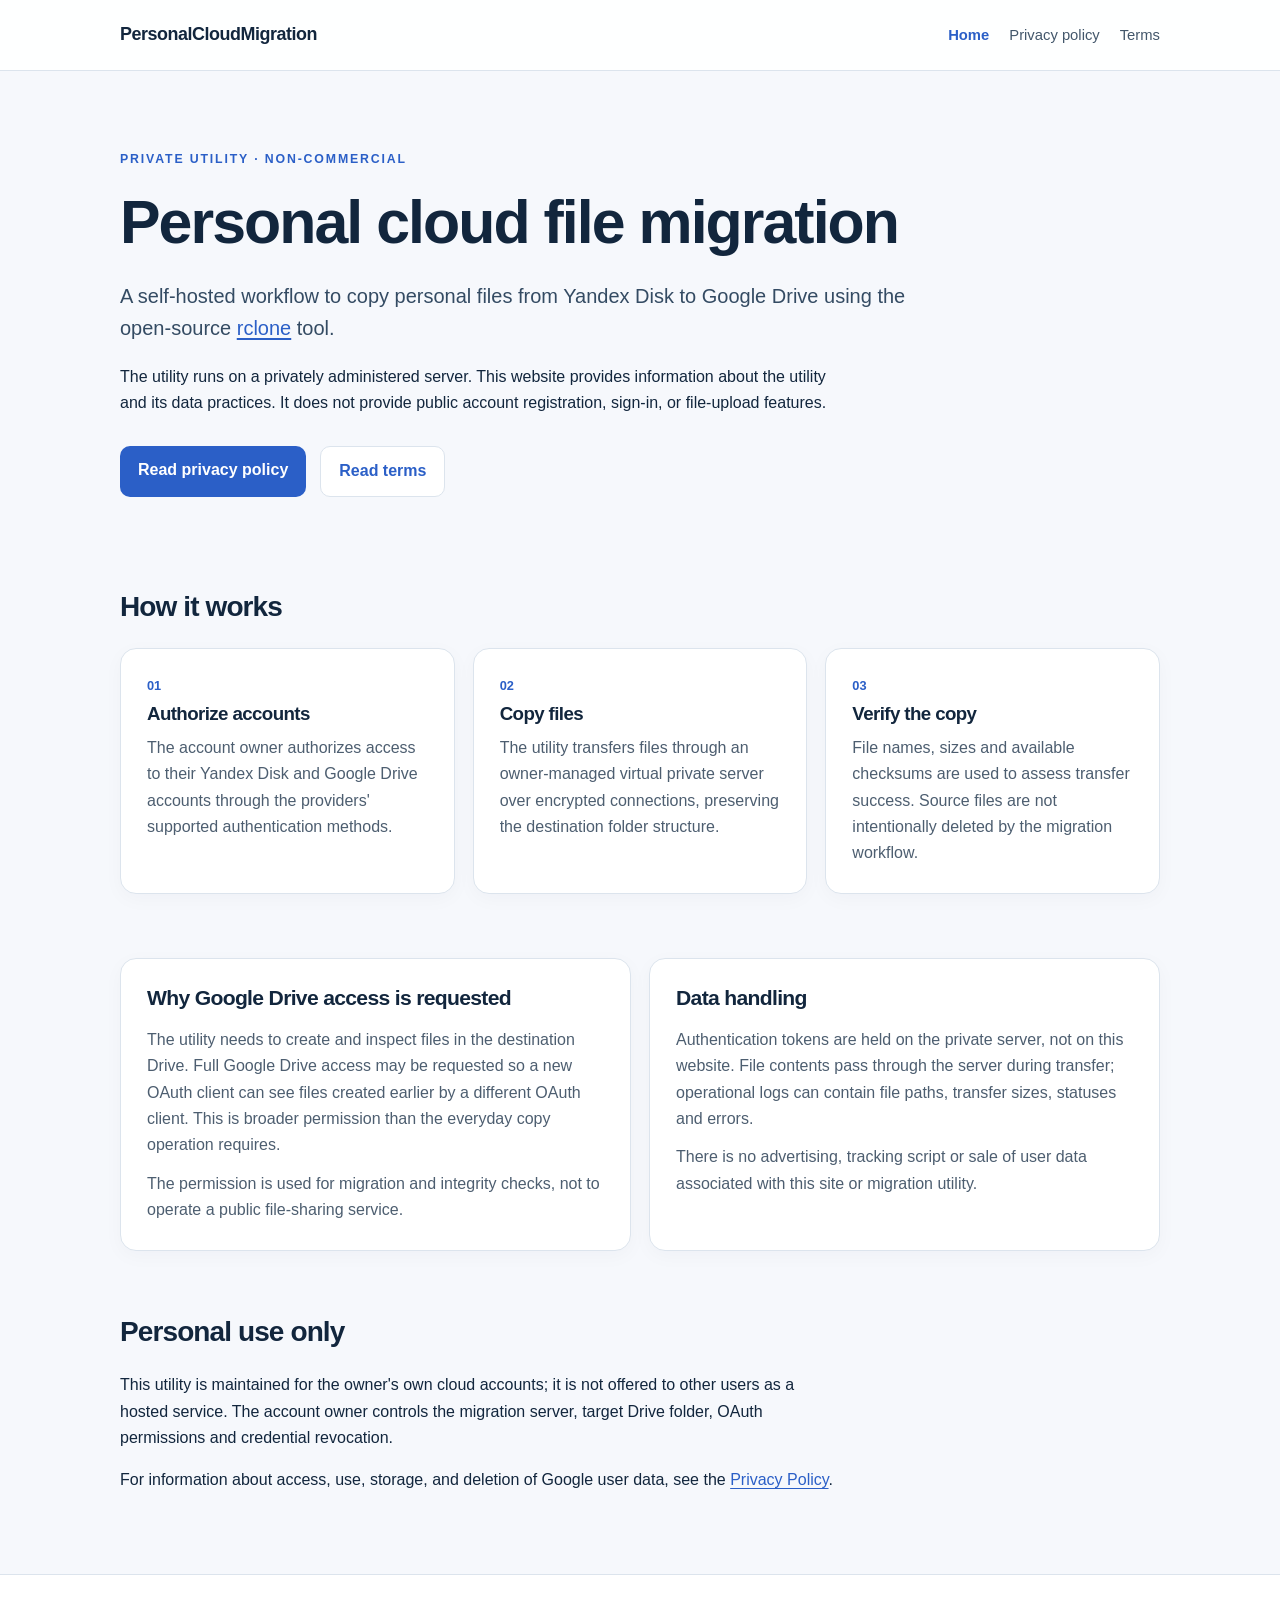
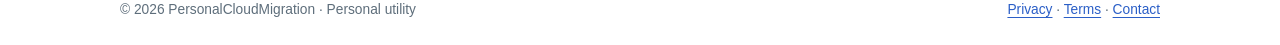
<file: index.html>
<!doctype html>
<html lang="en">
<head>
  <meta charset="utf-8">
  <meta name="viewport" content="width=device-width, initial-scale=1">
  <meta name="description" content="PersonalCloudMigration is a private, self-hosted utility for transferring files from Yandex Disk to Google Drive with rclone.">
  <title>PersonalCloudMigration | Private cloud file transfer</title>
  <link rel="stylesheet" href="/style.css">
</head>
<body>
  <header class="site-head">
    <div class="wrap nav">
      <a class="brand" href="/">PersonalCloudMigration</a>
      <nav aria-label="Main navigation">
        <a aria-current="page" href="/">Home</a>
        <a href="/privacy.html">Privacy policy</a>
        <a href="/terms.html">Terms</a>
      </nav>
    </div>
  </header>

  <main class="wrap">
    <section class="hero">
      <div class="eyebrow">PRIVATE UTILITY · NON-COMMERCIAL</div>
      <h1>Personal cloud file migration</h1>
      <p class="lead">A self-hosted workflow to copy personal files from Yandex Disk to Google Drive using the open-source <a href="https://rclone.org/" rel="noopener noreferrer">rclone</a> tool.</p>
      <p>The utility runs on a privately administered server. This website provides information about the utility and its data practices. It does not provide public account registration, sign-in, or file-upload features.</p>
      <div class="actions"><a class="primary" href="/privacy.html">Read privacy policy</a><a class="secondary" href="/terms.html">Read terms</a></div>
    </section>

    <section aria-labelledby="workflow-title" class="section">
      <h2 id="workflow-title">How it works</h2>
      <div class="cards">
        <article class="panel"><div class="number">01</div><h3>Authorize accounts</h3><p>The account owner authorizes access to their Yandex Disk and Google Drive accounts through the providers' supported authentication methods.</p></article>
        <article class="panel"><div class="number">02</div><h3>Copy files</h3><p>The utility transfers files through an owner-managed virtual private server over encrypted connections, preserving the destination folder structure.</p></article>
        <article class="panel"><div class="number">03</div><h3>Verify the copy</h3><p>File names, sizes and available checksums are used to assess transfer success. Source files are not intentionally deleted by the migration workflow.</p></article>
      </div>
    </section>

    <section class="section two-up">
      <article class="panel">
        <h2>Why Google Drive access is requested</h2>
        <p>The utility needs to create and inspect files in the destination Drive. Full Google Drive access may be requested so a new OAuth client can see files created earlier by a different OAuth client. This is broader permission than the everyday copy operation requires.</p>
        <p>The permission is used for migration and integrity checks, not to operate a public file-sharing service.</p>
      </article>
      <article class="panel">
        <h2>Data handling</h2>
        <p>Authentication tokens are held on the private server, not on this website. File contents pass through the server during transfer; operational logs can contain file paths, transfer sizes, statuses and errors.</p>
        <p>There is no advertising, tracking script or sale of user data associated with this site or migration utility.</p>
      </article>
    </section>

    <section class="section narrow">
      <h2>Personal use only</h2>
      <p>This utility is maintained for the owner's own cloud accounts; it is not offered to other users as a hosted service. The account owner controls the migration server, target Drive folder, OAuth permissions and credential revocation.</p>
      <p>For information about access, use, storage, and deletion of Google user data, see the <a href="/privacy.html">Privacy Policy</a>.</p>
    </section>
  </main>

  <footer class="footer">
    <div class="wrap footer-row">
      <span>© 2026 PersonalCloudMigration · Personal utility</span>
      <span><a href="/privacy.html">Privacy</a> · <a href="/terms.html">Terms</a> · <a href="https://github.com/Skokserg/Skokserg.github.io/issues">Contact</a></span>
    </div>
  </footer>
</body>
</html>
</file>
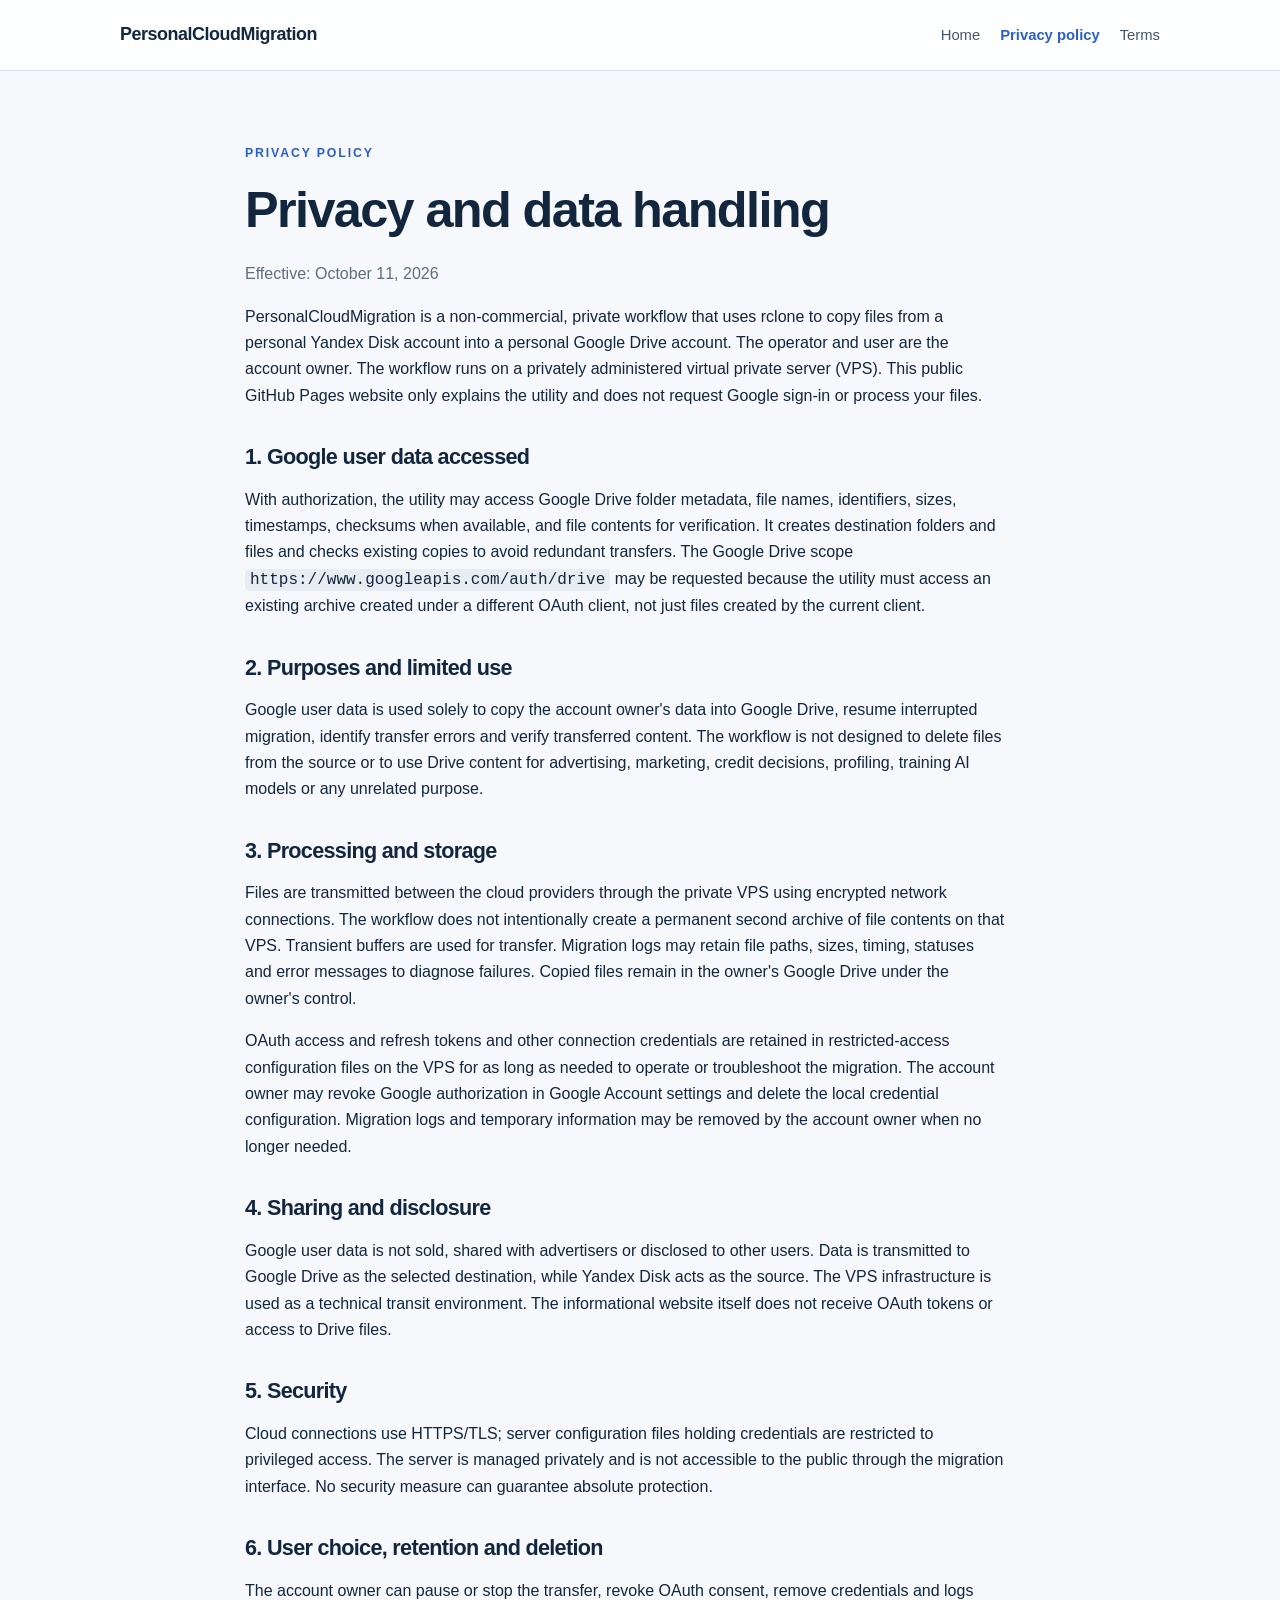
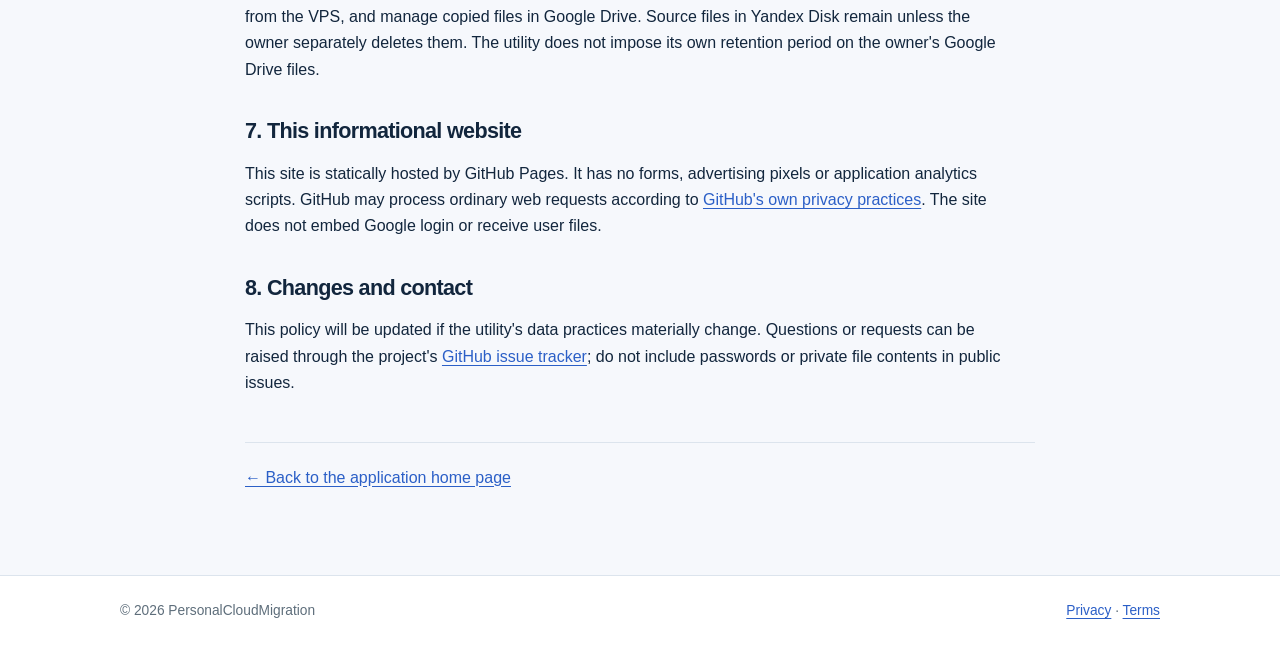
<file: privacy.html>
<!doctype html>
<html lang="en">
<head>
  <meta charset="utf-8">
  <meta name="viewport" content="width=device-width, initial-scale=1">
  <meta name="description" content="PersonalCloudMigration Privacy Policy: how a personal rclone migration uses and protects Google Drive files and credentials.">
  <title>Privacy Policy | PersonalCloudMigration</title>
  <link rel="stylesheet" href="/style.css">
</head>
<body>
  <header class="site-head"><div class="wrap nav"><a class="brand" href="/">PersonalCloudMigration</a><nav aria-label="Main navigation"><a href="/">Home</a><a aria-current="page" href="/privacy.html">Privacy policy</a><a href="/terms.html">Terms</a></nav></div></header>
  <main class="wrap legal">
    <p class="eyebrow">PRIVACY POLICY</p>
    <h1>Privacy and data handling</h1>
    <p class="muted">Effective: October 11, 2026</p>
    <p>PersonalCloudMigration is a non-commercial, private workflow that uses rclone to copy files from a personal Yandex Disk account into a personal Google Drive account. The operator and user are the account owner. The workflow runs on a privately administered virtual private server (VPS). This public GitHub Pages website only explains the utility and does not request Google sign-in or process your files.</p>

    <h2>1. Google user data accessed</h2>
    <p>With authorization, the utility may access Google Drive folder metadata, file names, identifiers, sizes, timestamps, checksums when available, and file contents for verification. It creates destination folders and files and checks existing copies to avoid redundant transfers. The Google Drive scope <code>https://www.googleapis.com/auth/drive</code> may be requested because the utility must access an existing archive created under a different OAuth client, not just files created by the current client.</p>

    <h2>2. Purposes and limited use</h2>
    <p>Google user data is used solely to copy the account owner's data into Google Drive, resume interrupted migration, identify transfer errors and verify transferred content. The workflow is not designed to delete files from the source or to use Drive content for advertising, marketing, credit decisions, profiling, training AI models or any unrelated purpose.</p>

    <h2>3. Processing and storage</h2>
    <p>Files are transmitted between the cloud providers through the private VPS using encrypted network connections. The workflow does not intentionally create a permanent second archive of file contents on that VPS. Transient buffers are used for transfer. Migration logs may retain file paths, sizes, timing, statuses and error messages to diagnose failures. Copied files remain in the owner's Google Drive under the owner's control.</p>
    <p>OAuth access and refresh tokens and other connection credentials are retained in restricted-access configuration files on the VPS for as long as needed to operate or troubleshoot the migration. The account owner may revoke Google authorization in Google Account settings and delete the local credential configuration. Migration logs and temporary information may be removed by the account owner when no longer needed.</p>

    <h2>4. Sharing and disclosure</h2>
    <p>Google user data is not sold, shared with advertisers or disclosed to other users. Data is transmitted to Google Drive as the selected destination, while Yandex Disk acts as the source. The VPS infrastructure is used as a technical transit environment. The informational website itself does not receive OAuth tokens or access to Drive files.</p>

    <h2>5. Security</h2>
    <p>Cloud connections use HTTPS/TLS; server configuration files holding credentials are restricted to privileged access. The server is managed privately and is not accessible to the public through the migration interface. No security measure can guarantee absolute protection.</p>

    <h2>6. User choice, retention and deletion</h2>
    <p>The account owner can pause or stop the transfer, revoke OAuth consent, remove credentials and logs from the VPS, and manage copied files in Google Drive. Source files in Yandex Disk remain unless the owner separately deletes them. The utility does not impose its own retention period on the owner's Google Drive files.</p>

    <h2>7. This informational website</h2>
    <p>This site is statically hosted by GitHub Pages. It has no forms, advertising pixels or application analytics scripts. GitHub may process ordinary web requests according to <a href="https://docs.github.com/en/site-policy/privacy-policies/github-general-privacy-statement" rel="noopener noreferrer">GitHub's own privacy practices</a>. The site does not embed Google login or receive user files.</p>

    <h2>8. Changes and contact</h2>
    <p>This policy will be updated if the utility's data practices materially change. Questions or requests can be raised through the project's <a href="https://github.com/Skokserg/Skokserg.github.io/issues">GitHub issue tracker</a>; do not include passwords or private file contents in public issues.</p>

    <div class="legal-bottom"><a href="/">← Back to the application home page</a></div>
  </main>
  <footer class="footer"><div class="wrap footer-row"><span>© 2026 PersonalCloudMigration</span><span><a href="/privacy.html">Privacy</a> · <a href="/terms.html">Terms</a></span></div></footer>
</body>
</html>
</file>
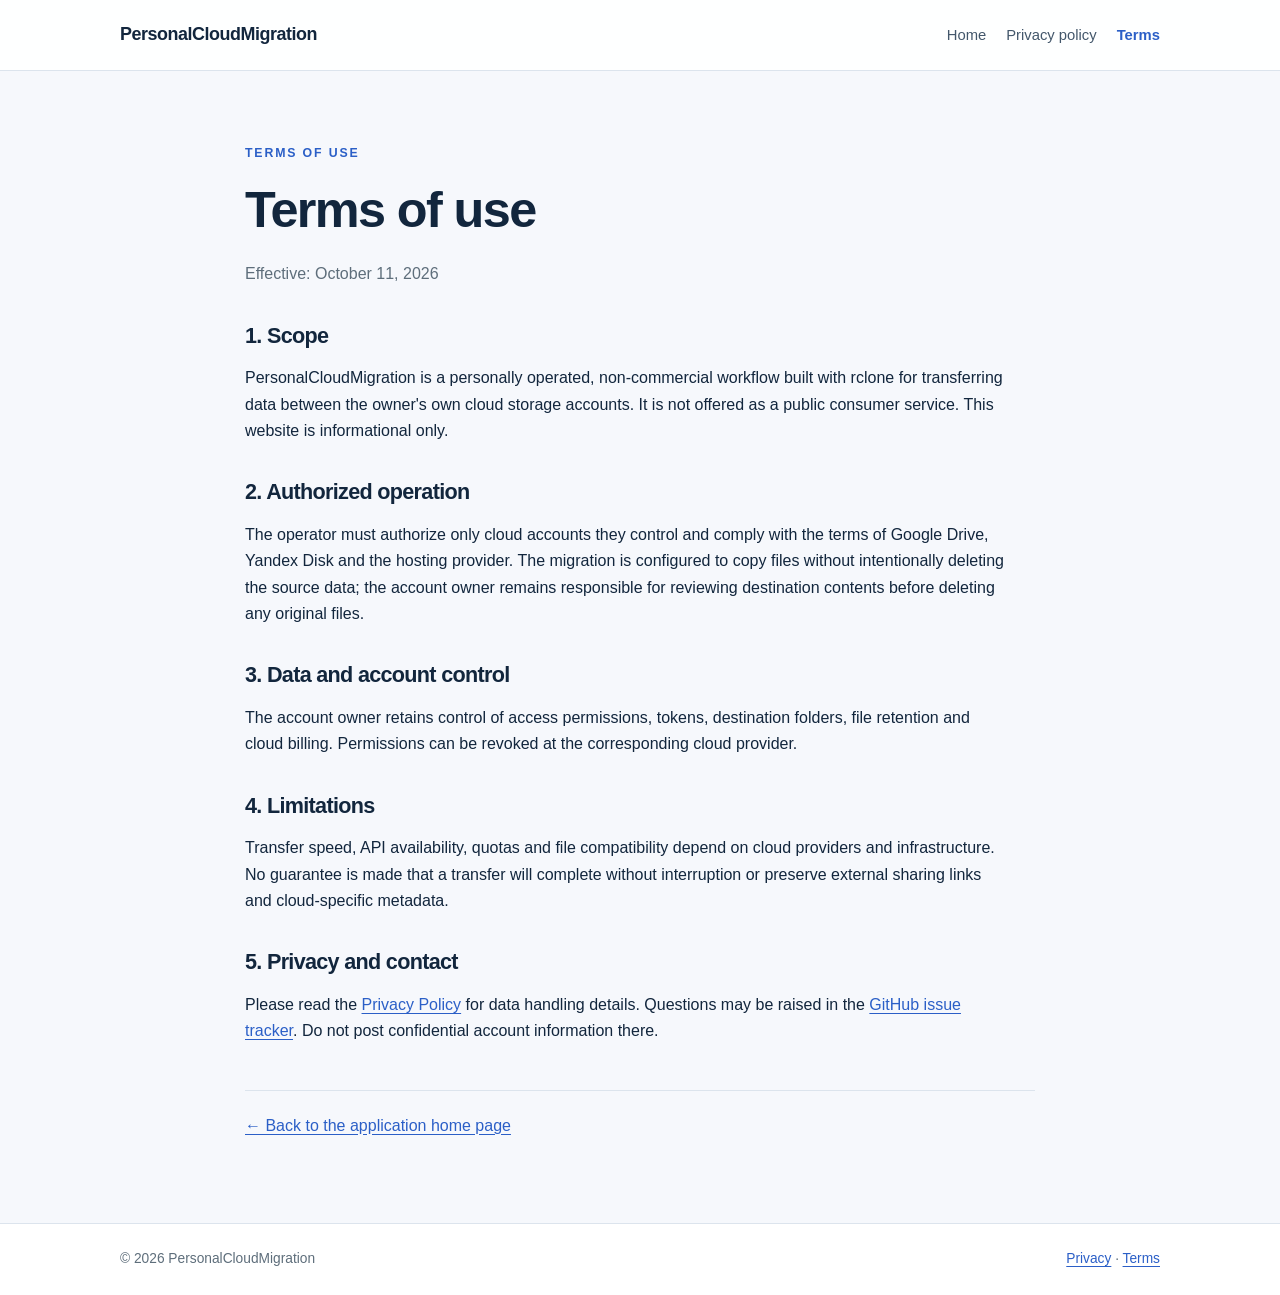
<file: terms.html>
<!doctype html>
<html lang="en">
<head>
  <meta charset="utf-8">
  <meta name="viewport" content="width=device-width, initial-scale=1">
  <meta name="description" content="PersonalCloudMigration Terms of Use for the private cloud-file migration utility.">
  <title>Terms of Use | PersonalCloudMigration</title>
  <link rel="stylesheet" href="/style.css">
</head>
<body>
  <header class="site-head"><div class="wrap nav"><a class="brand" href="/">PersonalCloudMigration</a><nav aria-label="Main navigation"><a href="/">Home</a><a href="/privacy.html">Privacy policy</a><a aria-current="page" href="/terms.html">Terms</a></nav></div></header>
  <main class="wrap legal">
    <p class="eyebrow">TERMS OF USE</p>
    <h1>Terms of use</h1>
    <p class="muted">Effective: October 11, 2026</p>
    <h2>1. Scope</h2>
    <p>PersonalCloudMigration is a personally operated, non-commercial workflow built with rclone for transferring data between the owner's own cloud storage accounts. It is not offered as a public consumer service. This website is informational only.</p>
    <h2>2. Authorized operation</h2>
    <p>The operator must authorize only cloud accounts they control and comply with the terms of Google Drive, Yandex Disk and the hosting provider. The migration is configured to copy files without intentionally deleting the source data; the account owner remains responsible for reviewing destination contents before deleting any original files.</p>
    <h2>3. Data and account control</h2>
    <p>The account owner retains control of access permissions, tokens, destination folders, file retention and cloud billing. Permissions can be revoked at the corresponding cloud provider.</p>
    <h2>4. Limitations</h2>
    <p>Transfer speed, API availability, quotas and file compatibility depend on cloud providers and infrastructure. No guarantee is made that a transfer will complete without interruption or preserve external sharing links and cloud-specific metadata.</p>
    <h2>5. Privacy and contact</h2>
    <p>Please read the <a href="/privacy.html">Privacy Policy</a> for data handling details. Questions may be raised in the <a href="https://github.com/Skokserg/Skokserg.github.io/issues">GitHub issue tracker</a>. Do not post confidential account information there.</p>
    <div class="legal-bottom"><a href="/">← Back to the application home page</a></div>
  </main>
  <footer class="footer"><div class="wrap footer-row"><span>© 2026 PersonalCloudMigration</span><span><a href="/privacy.html">Privacy</a> · <a href="/terms.html">Terms</a></span></div></footer>
</body>
</html>
</file>
<file: style.css>
:root{color-scheme:light;--ink:#12263d;--muted:#5e6e7b;--blue:#2b5fc7;--surface:#fff;--bg:#f6f8fc;--line:#dce4ed;--soft:#e9f0ff}
*{box-sizing:border-box}
html{scroll-behavior:smooth}
body{margin:0;font:16px/1.65 -apple-system,BlinkMacSystemFont,"Segoe UI",Roboto,"Helvetica Neue",Arial,sans-serif;color:var(--ink);background:var(--bg)}
a{color:var(--blue);text-underline-offset:3px}
a:focus-visible{outline:3px solid #83aafe;outline-offset:3px}
.wrap{width:min(1040px,calc(100% - 40px));margin:0 auto}
.site-head{border-bottom:1px solid var(--line);background:rgba(255,255,255,.95)}
.nav{display:flex;justify-content:space-between;align-items:center;gap:1.5rem;padding:20px 0}
.nav a{text-decoration:none}
.brand{font-weight:770;font-size:1.12rem;color:var(--ink);letter-spacing:-.025em}
nav{display:flex;gap:1.25rem;flex-wrap:wrap}
nav a{color:#43576b;font-size:.925rem}
nav a[aria-current=page]{color:var(--blue);font-weight:700}
.hero{padding:78px 0 70px;max-width:810px}
.eyebrow{font-size:.77rem;color:var(--blue);font-weight:800;letter-spacing:.15em;text-transform:uppercase}
h1,h2,h3{line-height:1.23;letter-spacing:-.032em}
h1{font-size:clamp(2.2rem,5vw,3.8rem);margin:16px 0 20px;max-width:850px}
.lead{font-size:1.25rem;color:#344b63;line-height:1.6}
.hero p:not(.lead){max-width:710px}
.actions{display:flex;gap:14px;flex-wrap:wrap;margin-top:30px}
.actions a{padding:11px 18px;border-radius:10px;text-decoration:none;font-weight:700}
.actions .primary{background:var(--blue);color:#fff}
.actions .secondary{border:1px solid var(--line);background:#fff;color:var(--blue)}
.section{margin:0 0 64px}
.section h2{font-size:1.75rem}
.cards{display:grid;grid-template-columns:repeat(3,minmax(0,1fr));gap:18px}
.panel{padding:26px;background:var(--surface);border:1px solid var(--line);border-radius:16px;box-shadow:0 5px 20px rgba(10,37,64,.03)}
.panel h3{font-size:1.17rem;margin:6px 0 10px}
.panel h2{font-size:1.32rem;margin:0 0 16px}
.panel p{color:#4d5e70;margin:0 0 12px}
.panel p:last-child{margin-bottom:0}
.number{font-size:.8rem;font-weight:800;color:var(--blue)}
.two-up{display:grid;grid-template-columns:1fr 1fr;gap:18px}
.narrow{max-width:720px}
.footer{margin-top:80px;border-top:1px solid var(--line);background:#fff;color:var(--muted);font-size:.86rem}
.footer-row{padding:24px 0;display:flex;justify-content:space-between;gap:15px;flex-wrap:wrap}
.legal{max-width:790px;padding:60px 0 4px}
.legal h1{font-size:clamp(2.2rem,4vw,3.15rem)}
.legal h2{font-size:1.35rem;margin:35px 0 8px}
.legal p{max-width:760px}
.legal .muted{color:var(--muted)}
.legal-bottom{border-top:1px solid var(--line);margin-top:45px;padding-top:22px}
code{padding:2px 5px;border-radius:4px;background:#e8edf3;overflow-wrap:anywhere}
@media(max-width:720px){.nav{align-items:flex-start;flex-direction:column}.hero{padding:48px 0}.cards,.two-up{grid-template-columns:1fr}.section{margin-bottom:40px}.panel{padding:22px}}
</file>
